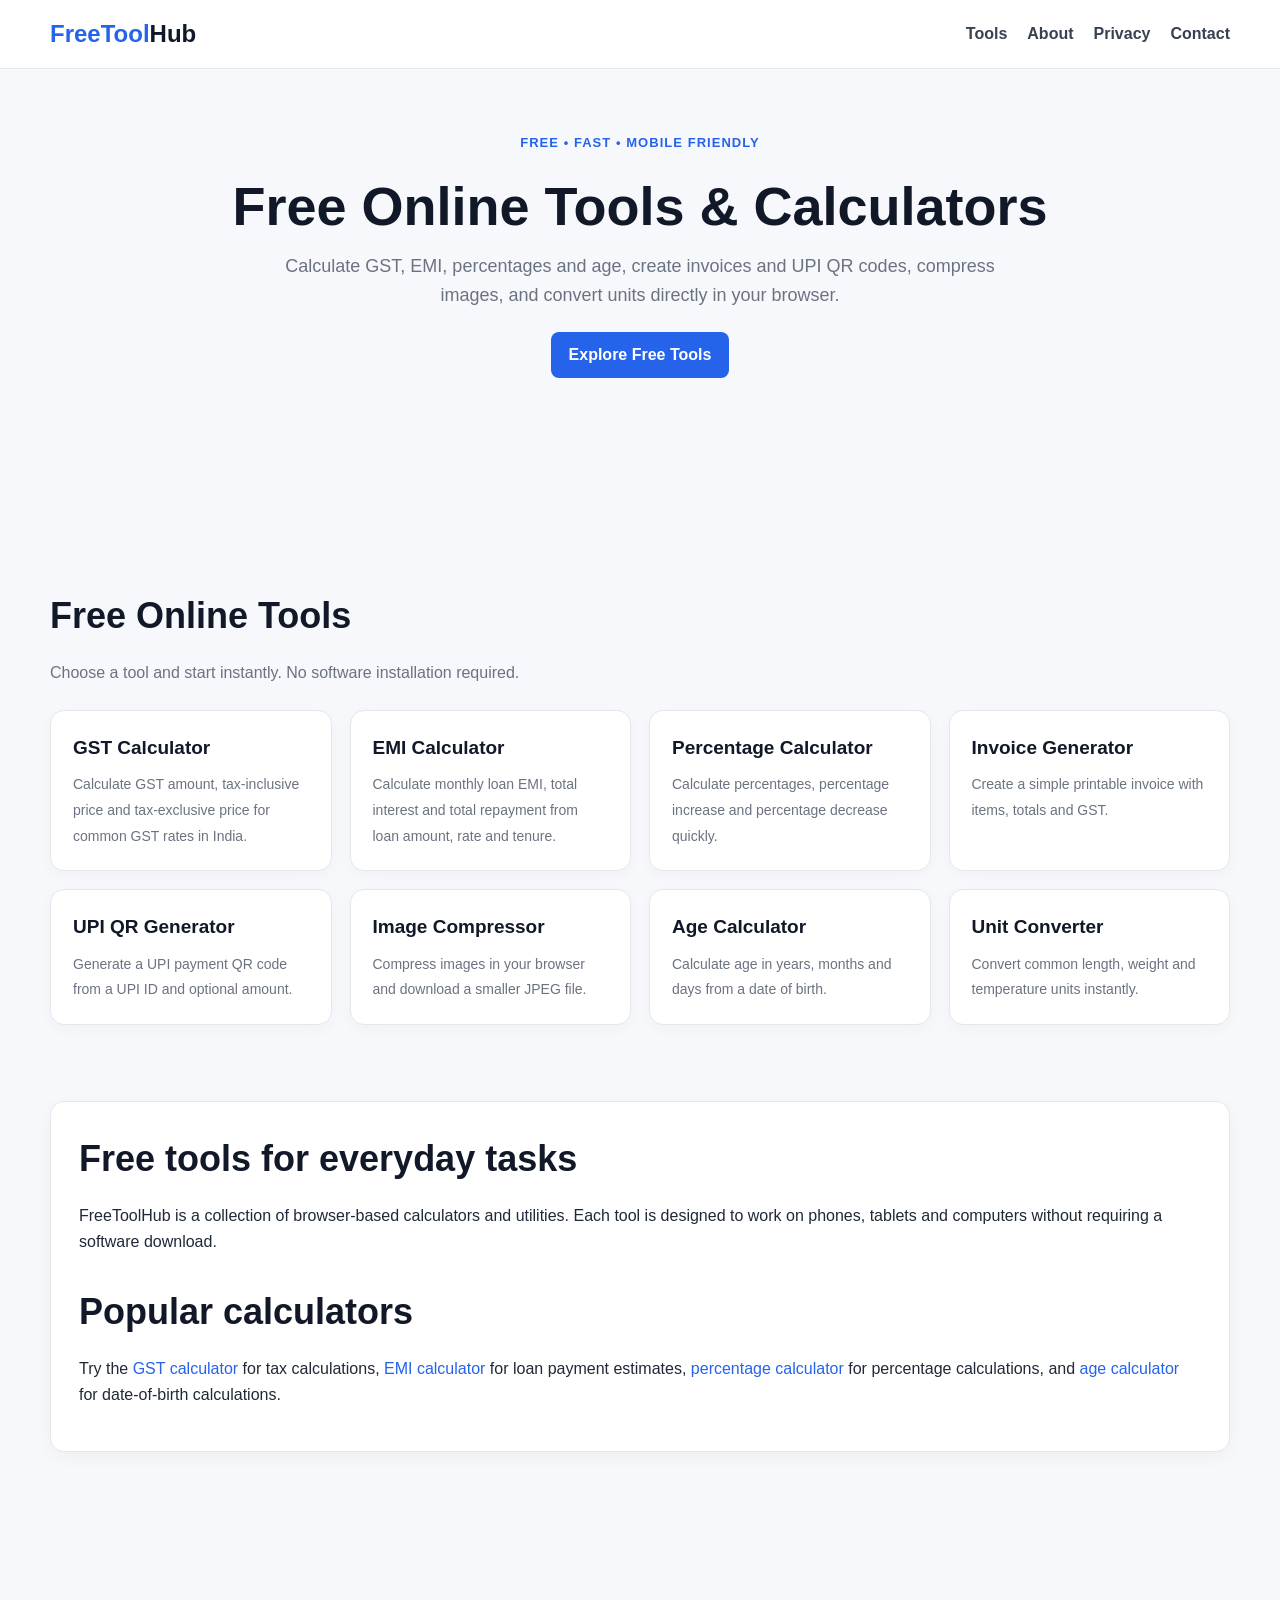
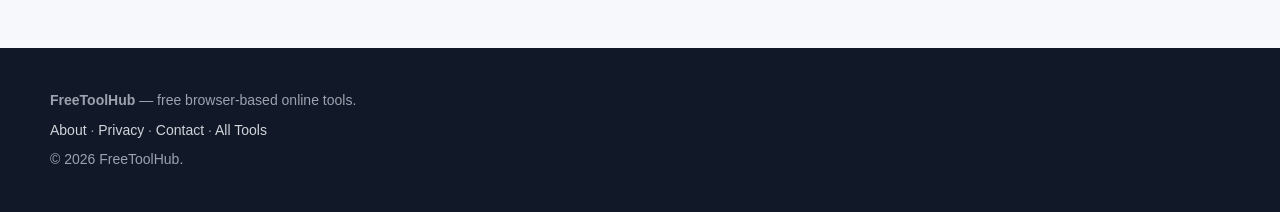
<file: index.html>
<!doctype html><html lang="en-IN"><head><meta charset="utf-8"><meta name="viewport" content="width=device-width,initial-scale=1"><meta name="robots" content="index,follow,max-image-preview:large"><meta name="description" content="Free online tools and calculators: GST, EMI, percentage, age, unit conversion, invoice, UPI QR and image compressor tools. Fast, mobile-friendly and easy to use."><meta name="keywords" content="free online tools,GST calculator,EMI calculator,percentage calculator,age calculator,unit converter,invoice generator,UPI QR generator,image compressor"><link rel="canonical" href="https://sehdevverma.github.io/free-tool-hub/"><meta property="og:type" content="website"><meta property="og:title" content="Free Online Tools & Calculators | FreeToolHub"><meta property="og:description" content="Free GST, EMI, percentage, age, unit conversion, invoice, UPI QR and image compression tools."><meta property="og:url" content="https://sehdevverma.github.io/free-tool-hub/"><meta name="twitter:card" content="summary"><meta name="google-adsense-account" content="ca-pub-5821164202370457"><script async src="https://pagead2.googlesyndication.com/pagead/js/adsbygoogle.js?client=ca-pub-5821164202370457" crossorigin="anonymous"></script><title>Free Online Tools & Calculators | FreeToolHub</title><link rel="stylesheet" href="assets/css/style.css"><script type="application/ld+json">{"@context":"https://schema.org","@type":"WebSite","name":"FreeToolHub","url":"https://sehdevverma.github.io/free-tool-hub/","description":"Free online calculators and browser-based tools."}</script></head><body><header><div class="wrap nav"><a class="logo" href="index.html">FreeTool<span>Hub</span></a><button class="menu-toggle" aria-label="Open menu" onclick="document.querySelector('.nav nav').classList.toggle('open')">☰</button><nav><a href="index.html#tools">Tools</a><a href="about.html">About</a><a href="privacy.html">Privacy</a><a href="contact.html">Contact</a></nav></div></header><main><section class="hero wrap"><p class="eyebrow">FREE • FAST • MOBILE FRIENDLY</p><h1>Free Online Tools & Calculators</h1><p>Calculate GST, EMI, percentages and age, create invoices and UPI QR codes, compress images, and convert units directly in your browser.</p><a class="btn" href="#tools">Explore Free Tools</a></section><div class="ad-slot"><ins class="adsbygoogle" style="display:block" data-ad-client="ca-pub-5821164202370457" data-ad-format="auto" data-full-width-responsive="true"></ins><script>(adsbygoogle=window.adsbygoogle||[]).push({});</script></div><section id="tools" class="wrap section"><h2>Free Online Tools</h2><p class="muted">Choose a tool and start instantly. No software installation required.</p><div class="grid"><a class="card" href="tools/gst-calculator.html"><b>GST Calculator</b><span>Calculate GST amount, tax-inclusive price and tax-exclusive price for common GST rates in India.</span></a><a class="card" href="tools/emi-calculator.html"><b>EMI Calculator</b><span>Calculate monthly loan EMI, total interest and total repayment from loan amount, rate and tenure.</span></a><a class="card" href="tools/percentage-calculator.html"><b>Percentage Calculator</b><span>Calculate percentages, percentage increase and percentage decrease quickly.</span></a><a class="card" href="tools/invoice-generator.html"><b>Invoice Generator</b><span>Create a simple printable invoice with items, totals and GST.</span></a><a class="card" href="tools/upi-qr-generator.html"><b>UPI QR Generator</b><span>Generate a UPI payment QR code from a UPI ID and optional amount.</span></a><a class="card" href="tools/image-compressor.html"><b>Image Compressor</b><span>Compress images in your browser and download a smaller JPEG file.</span></a><a class="card" href="tools/age-calculator.html"><b>Age Calculator</b><span>Calculate age in years, months and days from a date of birth.</span></a><a class="card" href="tools/unit-converter.html"><b>Unit Converter</b><span>Convert common length, weight and temperature units instantly.</span></a></div></section><section class="wrap section"><div class="content-card"><h2>Free tools for everyday tasks</h2><p>FreeToolHub is a collection of browser-based calculators and utilities. Each tool is designed to work on phones, tablets and computers without requiring a software download.</p><h2>Popular calculators</h2><p>Try the <a href="tools/gst-calculator.html">GST calculator</a> for tax calculations, <a href="tools/emi-calculator.html">EMI calculator</a> for loan payment estimates, <a href="tools/percentage-calculator.html">percentage calculator</a> for percentage calculations, and <a href="tools/age-calculator.html">age calculator</a> for date-of-birth calculations.</p></div></section><div class="ad-slot"><ins class="adsbygoogle" style="display:block" data-ad-client="ca-pub-5821164202370457" data-ad-format="auto" data-full-width-responsive="true"></ins><script>(adsbygoogle=window.adsbygoogle||[]).push({});</script></div></main><footer><div class="wrap"><p><strong>FreeToolHub</strong> — free browser-based online tools.</p><p><a href="about.html">About</a> · <a href="privacy.html">Privacy</a> · <a href="contact.html">Contact</a> · <a href="index.html#tools">All Tools</a></p><p>© 2026 FreeToolHub.</p></div></footer></body></html>
</file>
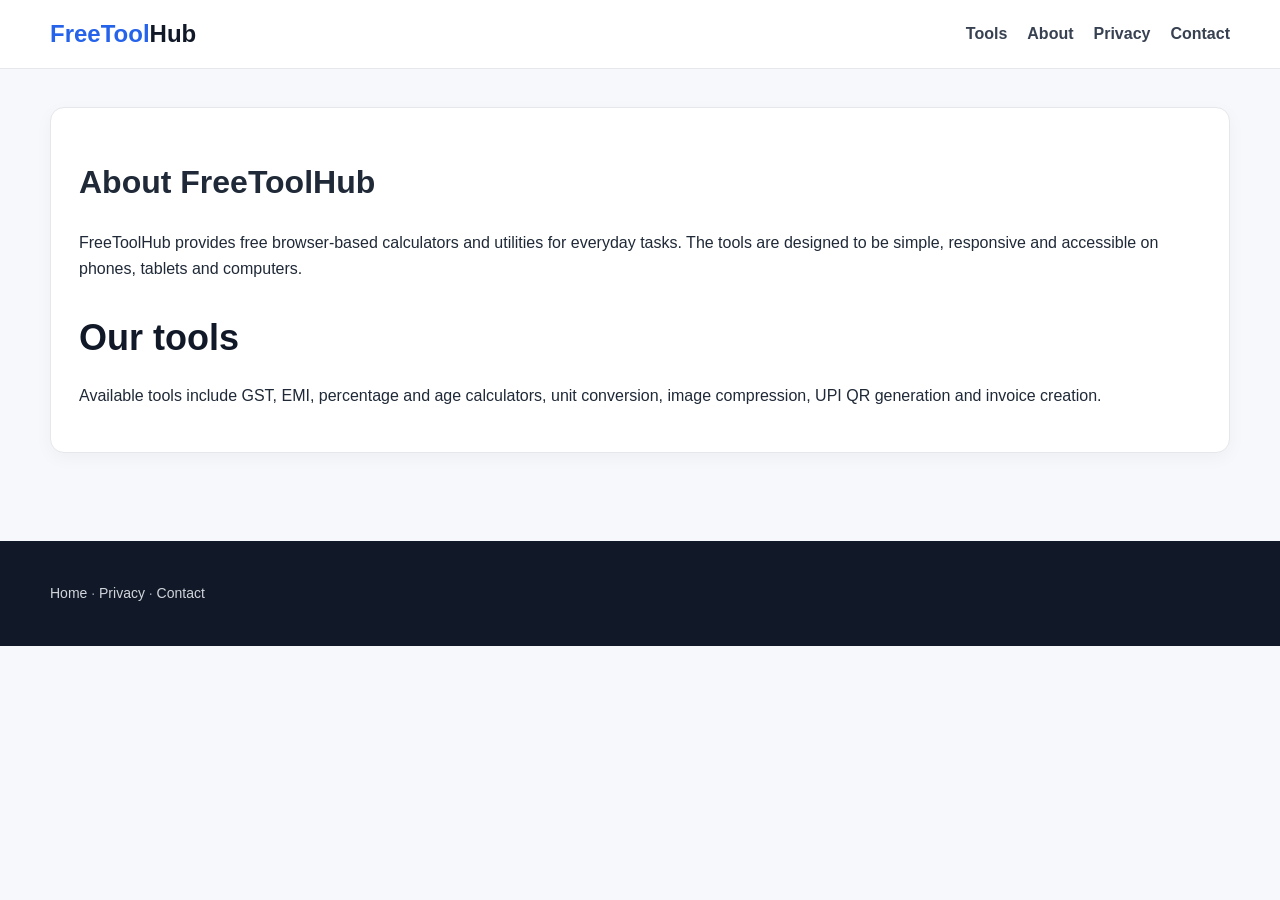
<file: about.html>
<!doctype html><html lang="en-IN"><head><meta charset="utf-8"><meta name="viewport" content="width=device-width,initial-scale=1"><meta name="description" content="Learn about FreeToolHub, a collection of free browser-based calculators and utilities."><link rel="canonical" href="https://sehdevverma.github.io/free-tool-hub/about.html"><meta name="google-adsense-account" content="ca-pub-5821164202370457"><script async src="https://pagead2.googlesyndication.com/pagead/js/adsbygoogle.js?client=ca-pub-5821164202370457" crossorigin="anonymous"></script><title>About FreeToolHub – Free Online Tools</title><link rel="stylesheet" href="assets/css/style.css"></head><body><header><div class="wrap nav"><a class="logo" href="index.html">FreeTool<span>Hub</span></a><button class="menu-toggle" aria-label="Open menu" onclick="document.querySelector('.nav nav').classList.toggle('open')">☰</button><nav><a href="index.html#tools">Tools</a><a href="about.html">About</a><a href="privacy.html">Privacy</a><a href="contact.html">Contact</a></nav></div></header><main class="section"><div class="wrap content-card"><h1>About FreeToolHub</h1><p>FreeToolHub provides free browser-based calculators and utilities for everyday tasks. The tools are designed to be simple, responsive and accessible on phones, tablets and computers.</p><h2>Our tools</h2><p>Available tools include GST, EMI, percentage and age calculators, unit conversion, image compression, UPI QR generation and invoice creation.</p></div></main><footer><div class="wrap"><p><a href="index.html">Home</a> · <a href="privacy.html">Privacy</a> · <a href="contact.html">Contact</a></p></div></footer></body></html>
</file>
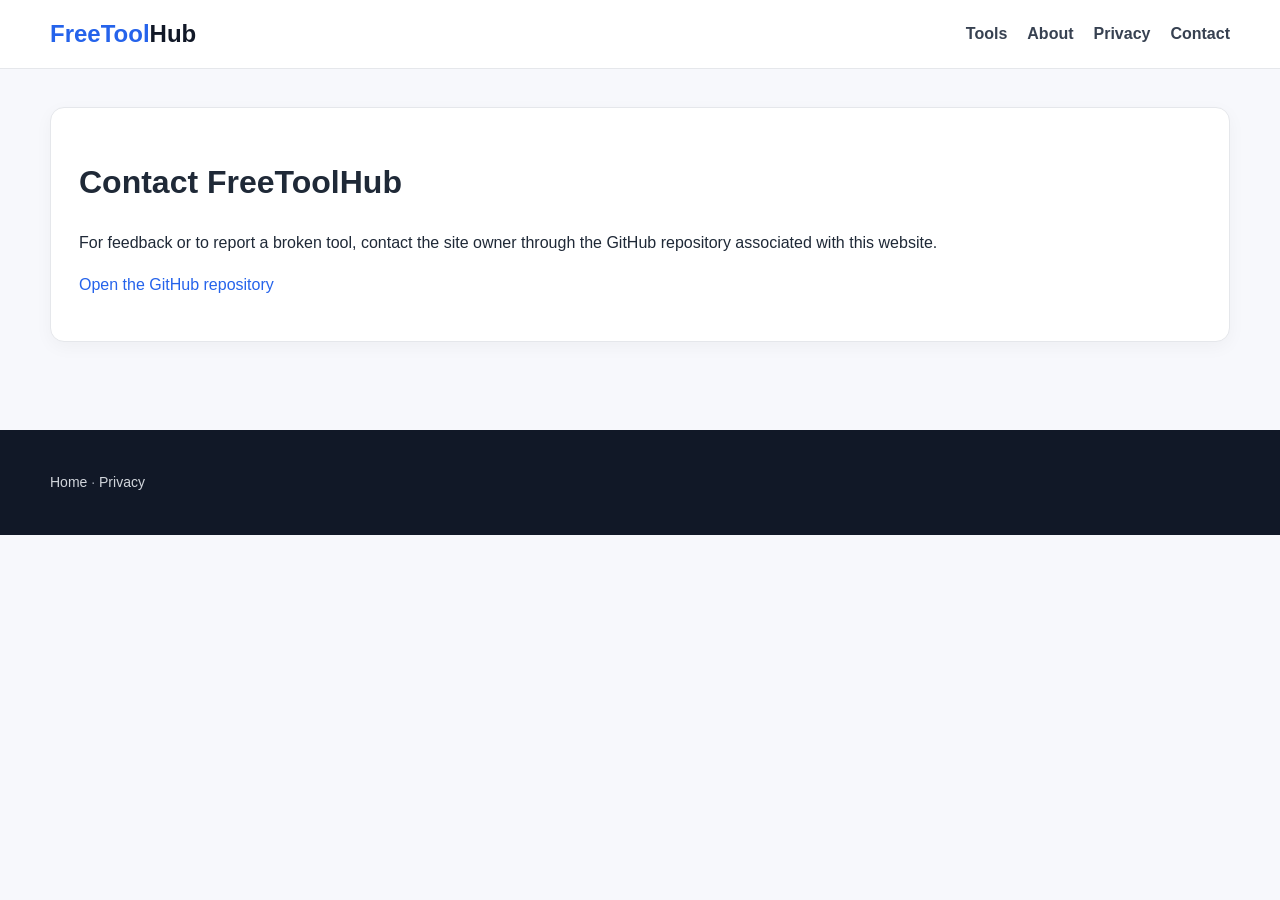
<file: contact.html>
<!doctype html><html lang="en-IN"><head><meta charset="utf-8"><meta name="viewport" content="width=device-width,initial-scale=1"><meta name="description" content="Contact FreeToolHub about website issues, calculator errors and feedback."><link rel="canonical" href="https://sehdevverma.github.io/free-tool-hub/contact.html"><meta name="google-adsense-account" content="ca-pub-5821164202370457"><script async src="https://pagead2.googlesyndication.com/pagead/js/adsbygoogle.js?client=ca-pub-5821164202370457" crossorigin="anonymous"></script><title>Contact FreeToolHub</title><link rel="stylesheet" href="assets/css/style.css"></head><body><header><div class="wrap nav"><a class="logo" href="index.html">FreeTool<span>Hub</span></a><button class="menu-toggle" aria-label="Open menu" onclick="document.querySelector('.nav nav').classList.toggle('open')">☰</button><nav><a href="index.html#tools">Tools</a><a href="about.html">About</a><a href="privacy.html">Privacy</a><a href="contact.html">Contact</a></nav></div></header><main class="section"><div class="wrap content-card"><h1>Contact FreeToolHub</h1><p>For feedback or to report a broken tool, contact the site owner through the GitHub repository associated with this website.</p><p><a href="https://github.com/sehdevverma/free-tool-hub" target="_blank" rel="noopener">Open the GitHub repository</a></p></div></main><footer><div class="wrap"><p><a href="index.html">Home</a> · <a href="privacy.html">Privacy</a></p></div></footer></body></html>
</file>
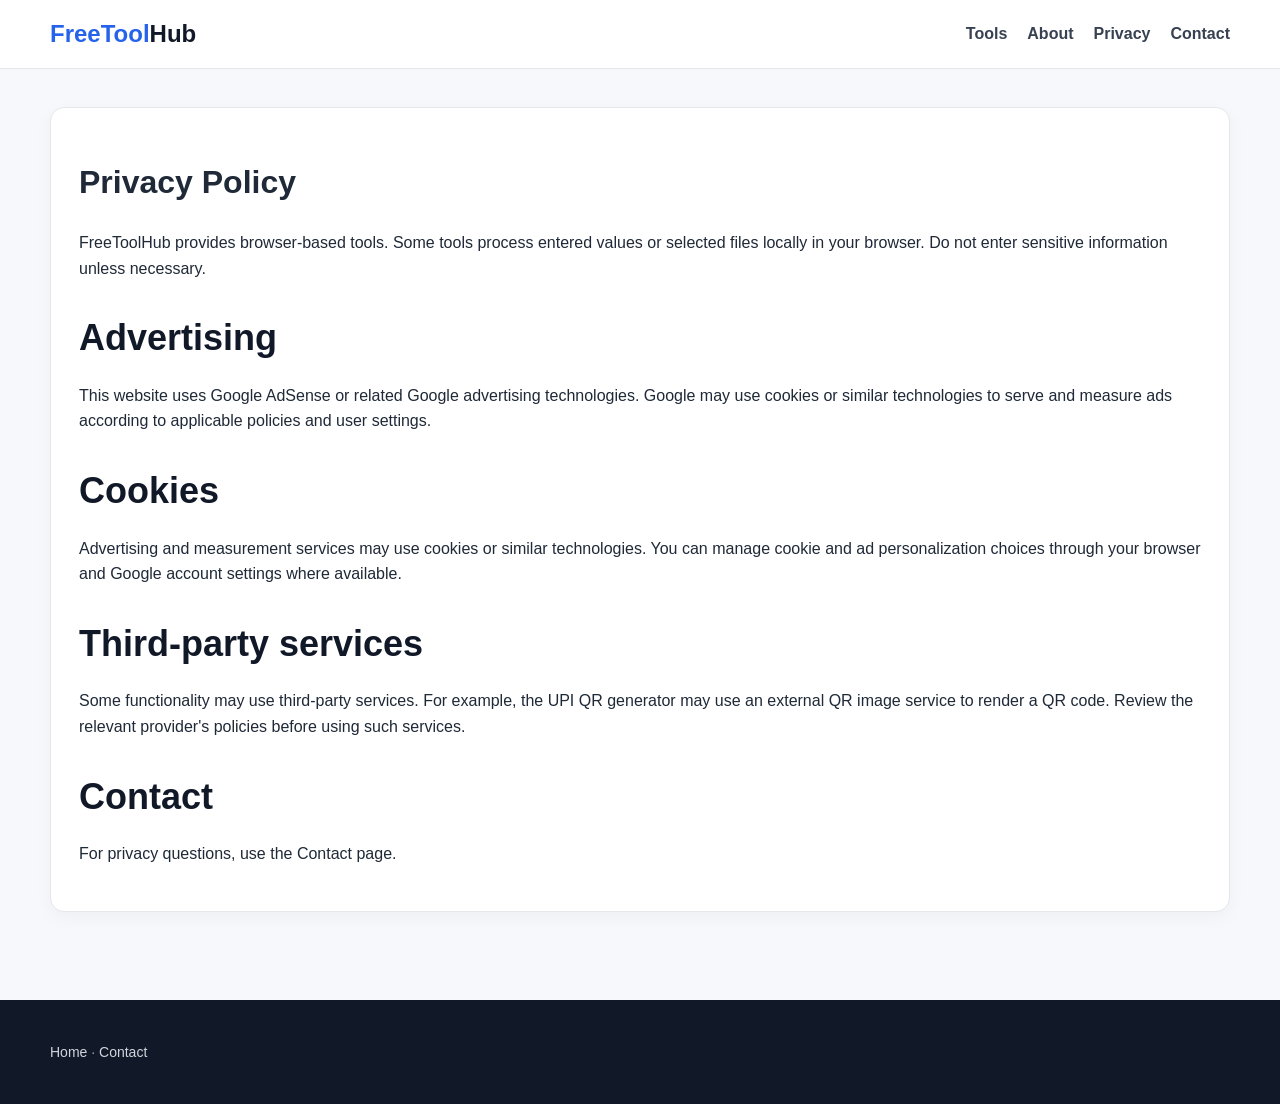
<file: privacy.html>
<!doctype html><html lang="en-IN"><head><meta charset="utf-8"><meta name="viewport" content="width=device-width,initial-scale=1"><meta name="description" content="FreeToolHub privacy policy and information about cookies, advertising and browser-based tools."><link rel="canonical" href="https://sehdevverma.github.io/free-tool-hub/privacy.html"><meta name="google-adsense-account" content="ca-pub-5821164202370457"><script async src="https://pagead2.googlesyndication.com/pagead/js/adsbygoogle.js?client=ca-pub-5821164202370457" crossorigin="anonymous"></script><title>Privacy Policy | FreeToolHub</title><link rel="stylesheet" href="assets/css/style.css"></head><body><header><div class="wrap nav"><a class="logo" href="index.html">FreeTool<span>Hub</span></a><button class="menu-toggle" aria-label="Open menu" onclick="document.querySelector('.nav nav').classList.toggle('open')">☰</button><nav><a href="index.html#tools">Tools</a><a href="about.html">About</a><a href="privacy.html">Privacy</a><a href="contact.html">Contact</a></nav></div></header><main class="section"><div class="wrap content-card"><h1>Privacy Policy</h1><p>FreeToolHub provides browser-based tools. Some tools process entered values or selected files locally in your browser. Do not enter sensitive information unless necessary.</p><h2>Advertising</h2><p>This website uses Google AdSense or related Google advertising technologies. Google may use cookies or similar technologies to serve and measure ads according to applicable policies and user settings.</p><h2>Cookies</h2><p>Advertising and measurement services may use cookies or similar technologies. You can manage cookie and ad personalization choices through your browser and Google account settings where available.</p><h2>Third-party services</h2><p>Some functionality may use third-party services. For example, the UPI QR generator may use an external QR image service to render a QR code. Review the relevant provider's policies before using such services.</p><h2>Contact</h2><p>For privacy questions, use the Contact page.</p></div></main><footer><div class="wrap"><p><a href="index.html">Home</a> · <a href="contact.html">Contact</a></p></div></footer></body></html>
</file>
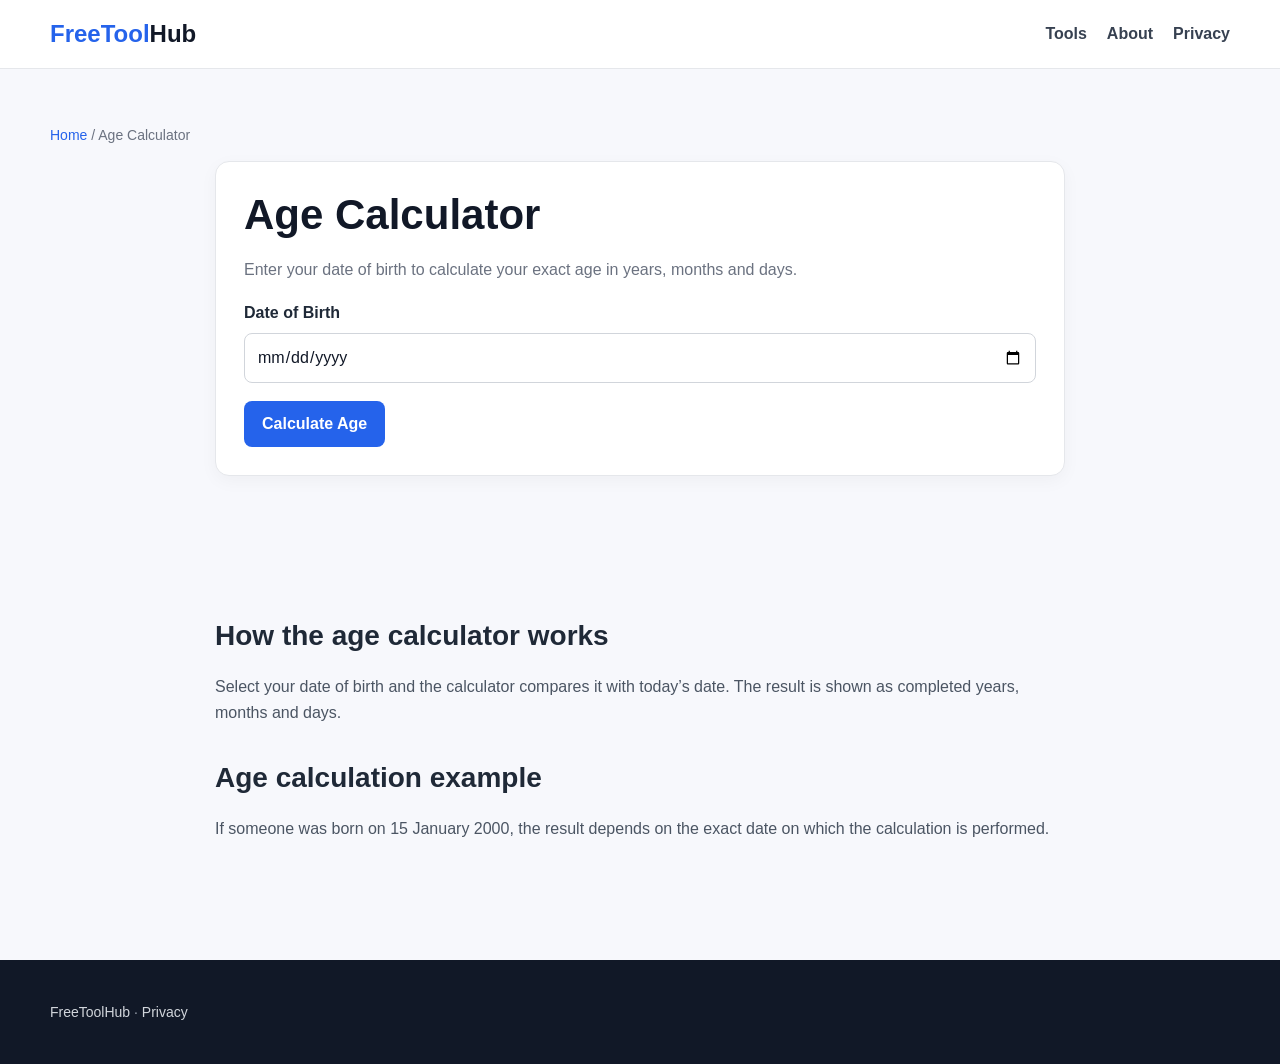
<file: tools/age-calculator.html>
<!doctype html><html lang="en-IN"><head><meta charset="utf-8"><meta name="viewport" content="width=device-width,initial-scale=1"><meta name="description" content="Free Age Calculator. Calculate age in years, months and days from date of birth to today or another date."><meta name="robots" content="index,follow"><link rel="canonical" href="https://sehdevverma.github.io/free-tool-hub/tools/age-calculator.html"><meta name="google-adsense-account" content="ca-pub-5821164202370457"><script async src="https://pagead2.googlesyndication.com/pagead/js/adsbygoogle.js?client=ca-pub-5821164202370457" crossorigin="anonymous"></script><title>Age Calculator – Calculate Age from Date of Birth | FreeToolHub</title><link rel="stylesheet" href="../assets/css/style.css"></head><body><header><div class="wrap nav"><a class="logo" href="../index.html">FreeTool<span>Hub</span></a><button class="menu-toggle" aria-label="Open menu" onclick="document.querySelector('.nav nav').classList.toggle('open')">☰</button><nav><a href="../index.html#tools">Tools</a><a href="../about.html">About</a><a href="../privacy.html">Privacy</a></nav></div></header><main class="tool-page"><div class="wrap"><div class="breadcrumb"><a href="../index.html">Home</a> / Age Calculator</div><div class="tool-wrapper"><div class="tool-box"><h1>Age Calculator</h1><p>Enter your date of birth to calculate your exact age in years, months and days.</p><div class="form-group"><label for="dob">Date of Birth</label><input id="dob" type="date"></div><button class="btn" onclick="calcAge()">Calculate Age</button><div id="out" class="result" hidden></div></div><div class="ad-slot"><ins class="adsbygoogle" style="display:block" data-ad-client="ca-pub-5821164202370457" data-ad-format="auto" data-full-width-responsive="true"></ins><script>(adsbygoogle=window.adsbygoogle||[]).push({});</script></div><div class="content"><h2>How the age calculator works</h2><p>Select your date of birth and the calculator compares it with today’s date. The result is shown as completed years, months and days.</p><h2>Age calculation example</h2><p>If someone was born on 15 January 2000, the result depends on the exact date on which the calculation is performed.</p></div></div></div></main><footer><div class="wrap"><p><a href="../index.html">FreeToolHub</a> · <a href="../privacy.html">Privacy</a></p></div></footer><script>function calcAge(){let s=document.getElementById('dob').value;if(!s)return;let b=new Date(s+'T00:00:00'),t=new Date();t.setHours(0,0,0,0);if(b>t){alert('Date of birth cannot be in the future.');return}let y=t.getFullYear()-b.getFullYear(),m=t.getMonth()-b.getMonth(),d=t.getDate()-b.getDate();if(d<0){m--;d+=new Date(t.getFullYear(),t.getMonth(),0).getDate()}if(m<0){y--;m+=12}let o=document.getElementById('out');o.hidden=false;o.innerHTML='<strong>Age: '+y+' years, '+m+' months, '+d+' days</strong>'}</script></body></html>
</file>
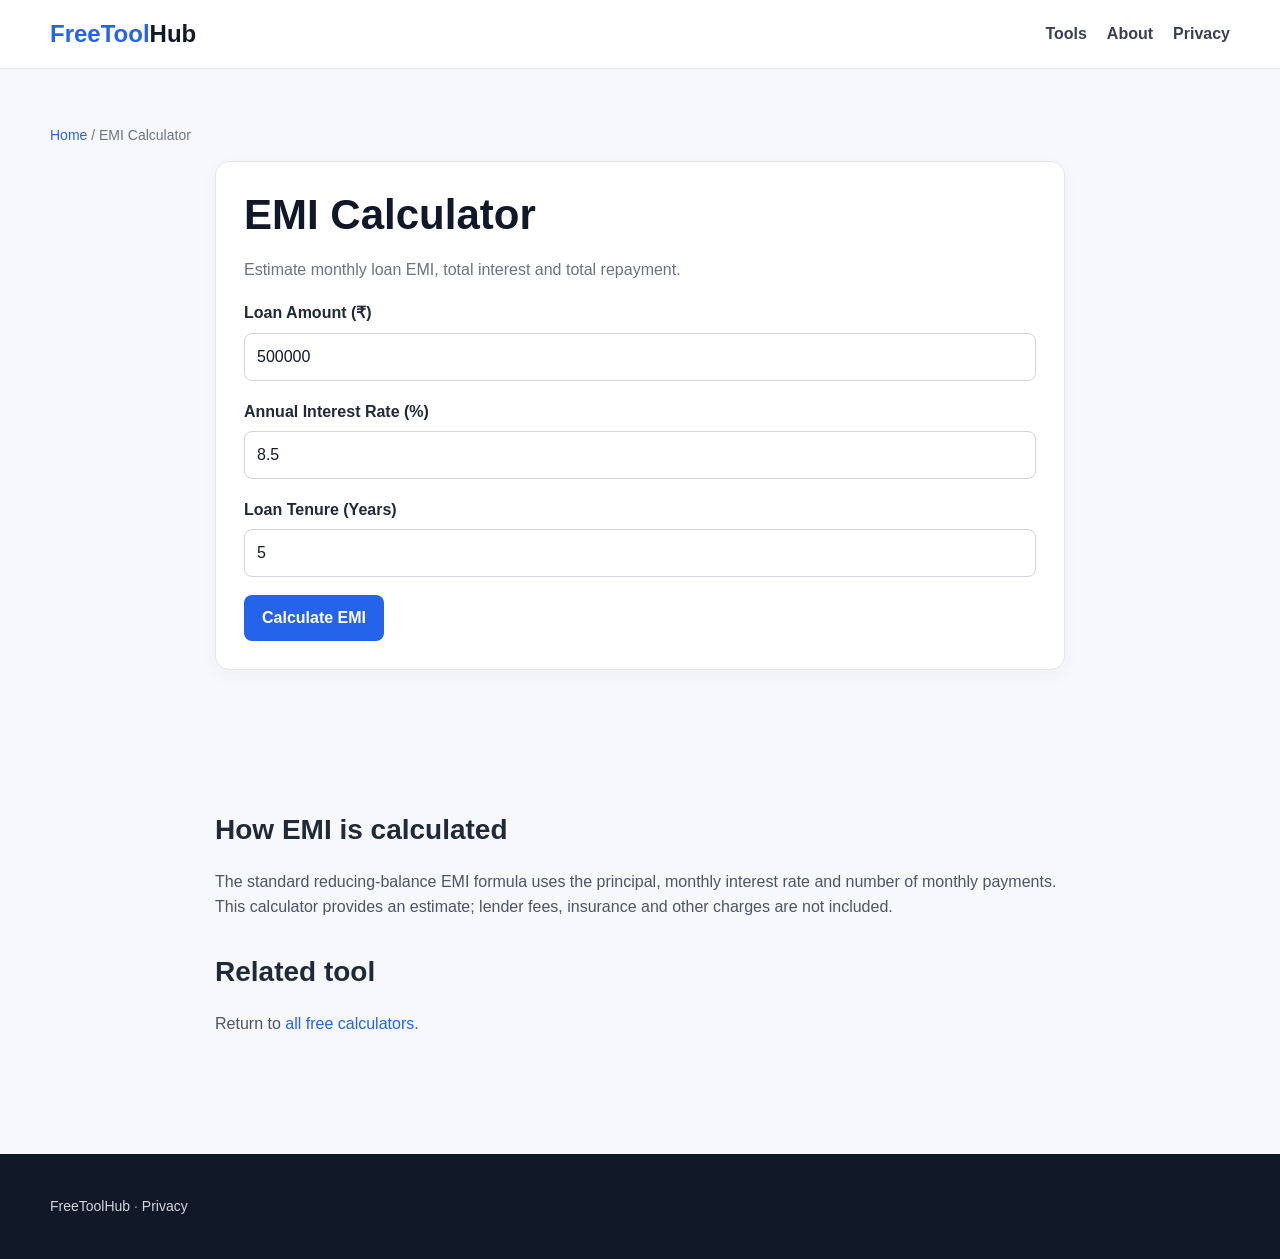
<file: tools/emi-calculator.html>
<!doctype html><html lang="en-IN"><head><meta charset="utf-8"><meta name="viewport" content="width=device-width,initial-scale=1"><meta name="description" content="Free EMI Calculator. Calculate monthly loan EMI, total interest and total repayment from principal, annual interest rate and tenure."><meta name="robots" content="index,follow"><link rel="canonical" href="https://sehdevverma.github.io/free-tool-hub/tools/emi-calculator.html"><meta name="google-adsense-account" content="ca-pub-5821164202370457"><script async src="https://pagead2.googlesyndication.com/pagead/js/adsbygoogle.js?client=ca-pub-5821164202370457" crossorigin="anonymous"></script><title>EMI Calculator – Monthly Loan EMI Calculator | FreeToolHub</title><link rel="stylesheet" href="../assets/css/style.css"></head><body><header><div class="wrap nav"><a class="logo" href="../index.html">FreeTool<span>Hub</span></a><button class="menu-toggle" aria-label="Open menu" onclick="document.querySelector('.nav nav').classList.toggle('open')">☰</button><nav><a href="../index.html#tools">Tools</a><a href="../about.html">About</a><a href="../privacy.html">Privacy</a></nav></div></header><main class="tool-page"><div class="wrap"><div class="breadcrumb"><a href="../index.html">Home</a> / EMI Calculator</div><div class="tool-wrapper"><div class="tool-box"><h1>EMI Calculator</h1><p>Estimate monthly loan EMI, total interest and total repayment.</p><div class="form-group"><label>Loan Amount (₹)</label><input id="p" type="number" min="0" value="500000"></div><div class="form-group"><label>Annual Interest Rate (%)</label><input id="r" type="number" min="0" step="0.01" value="8.5"></div><div class="form-group"><label>Loan Tenure (Years)</label><input id="y" type="number" min="1" value="5"></div><button class="btn" onclick="calc()">Calculate EMI</button><div id="out" class="result" hidden></div></div><div class="ad-slot"><ins class="adsbygoogle" style="display:block" data-ad-client="ca-pub-5821164202370457" data-ad-format="auto" data-full-width-responsive="true"></ins><script>(adsbygoogle=window.adsbygoogle||[]).push({});</script></div><div class="content"><h2>How EMI is calculated</h2><p>The standard reducing-balance EMI formula uses the principal, monthly interest rate and number of monthly payments. This calculator provides an estimate; lender fees, insurance and other charges are not included.</p><h2>Related tool</h2><p>Return to <a href="../index.html#tools">all free calculators</a>.</p></div></div></div></main><footer><div class="wrap"><p><a href="../index.html">FreeToolHub</a> · <a href="../privacy.html">Privacy</a></p></div></footer><script>function calc(){let p=+document.getElementById('p').value,ar=+document.getElementById('r').value,n=+document.getElementById('y').value*12;if(!(p>0)||!(n>0)||ar<0)return;let m=ar/1200,emi=m? p*m*Math.pow(1+m,n)/(Math.pow(1+m,n)-1):p/n,total=emi*n,interest=total-p;let o=document.getElementById('out');o.hidden=false;o.innerHTML='<strong>Monthly EMI: ₹'+emi.toFixed(2)+'</strong><br>Total interest: ₹'+interest.toFixed(2)+'<br>Total repayment: ₹'+total.toFixed(2)}</script></body></html>
</file>
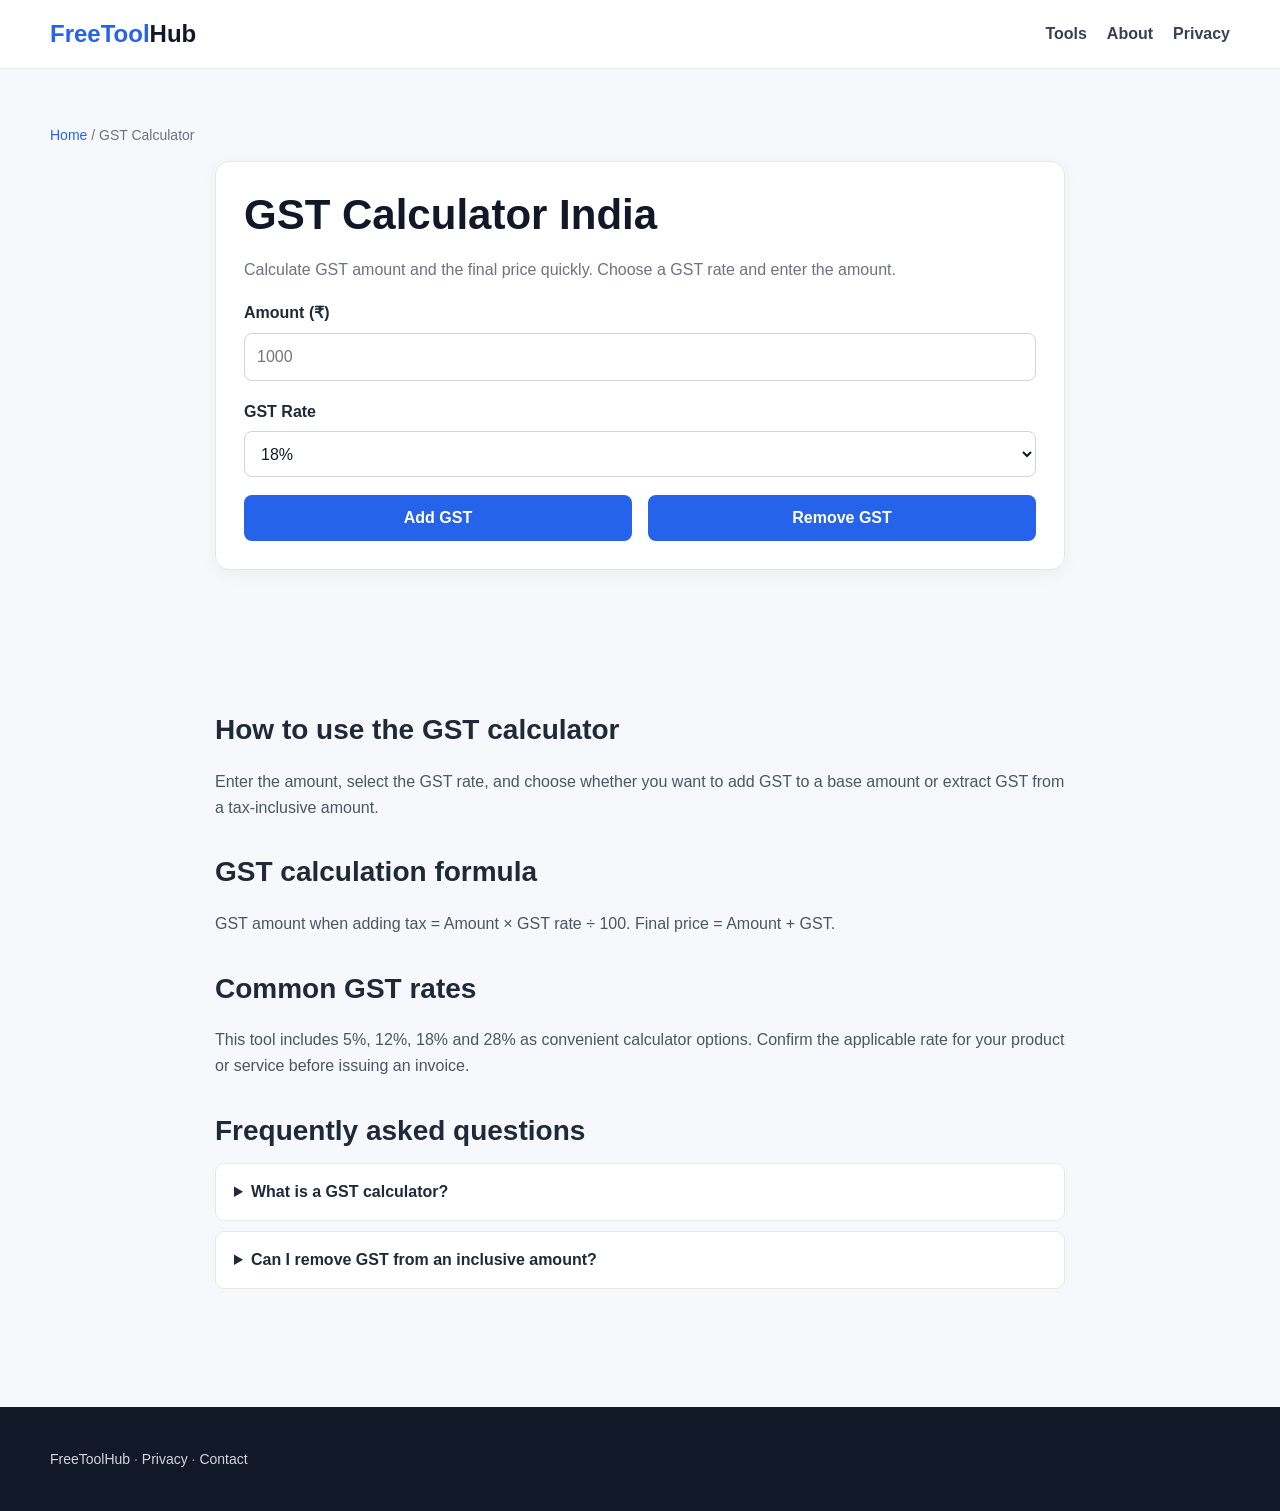
<file: tools/gst-calculator.html>
<!doctype html><html lang="en-IN"><head><meta charset="utf-8"><meta name="viewport" content="width=device-width,initial-scale=1"><meta name="robots" content="index,follow"><meta name="description" content="Free GST Calculator India. Calculate GST amount, GST-inclusive price and GST-exclusive price using common GST rates such as 5%, 12%, 18% and 28%."><link rel="canonical" href="https://sehdevverma.github.io/free-tool-hub/tools/gst-calculator.html"><meta name="google-adsense-account" content="ca-pub-5821164202370457"><script async src="https://pagead2.googlesyndication.com/pagead/js/adsbygoogle.js?client=ca-pub-5821164202370457" crossorigin="anonymous"></script><title>GST Calculator India – Calculate GST Online | FreeToolHub</title><link rel="stylesheet" href="../assets/css/style.css"><script type="application/ld+json">{"@context":"https://schema.org","@type":"WebPage","name":"GST Calculator India","url":"https://sehdevverma.github.io/free-tool-hub/tools/gst-calculator.html"}</script></head><body><header><div class="wrap nav"><a class="logo" href="../index.html">FreeTool<span>Hub</span></a><button class="menu-toggle" aria-label="Open menu" onclick="document.querySelector('.nav nav').classList.toggle('open')">☰</button><nav><a href="../index.html#tools">Tools</a><a href="../about.html">About</a><a href="../privacy.html">Privacy</a></nav></div></header><main class="tool-page"><div class="wrap"><div class="breadcrumb"><a href="../index.html">Home</a> / GST Calculator</div><div class="tool-wrapper"><div class="tool-box"><h1>GST Calculator India</h1><p>Calculate GST amount and the final price quickly. Choose a GST rate and enter the amount.</p><div class="form-group"><label for="amount">Amount (₹)</label><input id="amount" type="number" min="0" step="0.01" placeholder="1000"></div><div class="form-group"><label for="rate">GST Rate</label><select id="rate"><option value="5">5%</option><option value="12">12%</option><option value="18" selected>18%</option><option value="28">28%</option></select></div><div class="form-row"><button class="btn" onclick="addGST()">Add GST</button><button class="btn" onclick="removeGST()">Remove GST</button></div><div id="result" class="result" hidden></div></div><div class="ad-slot"><ins class="adsbygoogle" style="display:block" data-ad-client="ca-pub-5821164202370457" data-ad-format="auto" data-full-width-responsive="true"></ins><script>(adsbygoogle=window.adsbygoogle||[]).push({});</script></div><div class="content"><h2>How to use the GST calculator</h2><p>Enter the amount, select the GST rate, and choose whether you want to add GST to a base amount or extract GST from a tax-inclusive amount.</p><h2>GST calculation formula</h2><p>GST amount when adding tax = Amount × GST rate ÷ 100. Final price = Amount + GST.</p><h2>Common GST rates</h2><p>This tool includes 5%, 12%, 18% and 28% as convenient calculator options. Confirm the applicable rate for your product or service before issuing an invoice.</p><h2>Frequently asked questions</h2><details class="faq-item"><summary>What is a GST calculator?</summary><p>A GST calculator estimates the tax amount and total price from an entered amount and GST rate.</p></details><details class="faq-item"><summary>Can I remove GST from an inclusive amount?</summary><p>Yes. Use the Remove GST option to calculate the pre-GST amount and GST component.</p></details></div></div></div></main><footer><div class="wrap"><p><a href="../index.html">FreeToolHub</a> · <a href="../privacy.html">Privacy</a> · <a href="../contact.html">Contact</a></p></div></footer><script>function money(n){return '₹'+Number(n).toFixed(2)}function addGST(){let a=+document.getElementById('amount').value,r=+document.getElementById('rate').value;if(!(a>=0)){return show('Enter a valid amount.')}let g=a*r/100;show('<strong>GST: '+money(g)+'</strong><br>Final amount: '+money(a+g))}function removeGST(){let a=+document.getElementById('amount').value,r=+document.getElementById('rate').value;if(!(a>=0)){return show('Enter a valid amount.')}let base=a/(1+r/100),g=a-base;show('<strong>Base amount: '+money(base)+'</strong><br>GST included: '+money(g))}function show(x){let e=document.getElementById('result');e.hidden=false;e.innerHTML=x}</script></body></html>
</file>
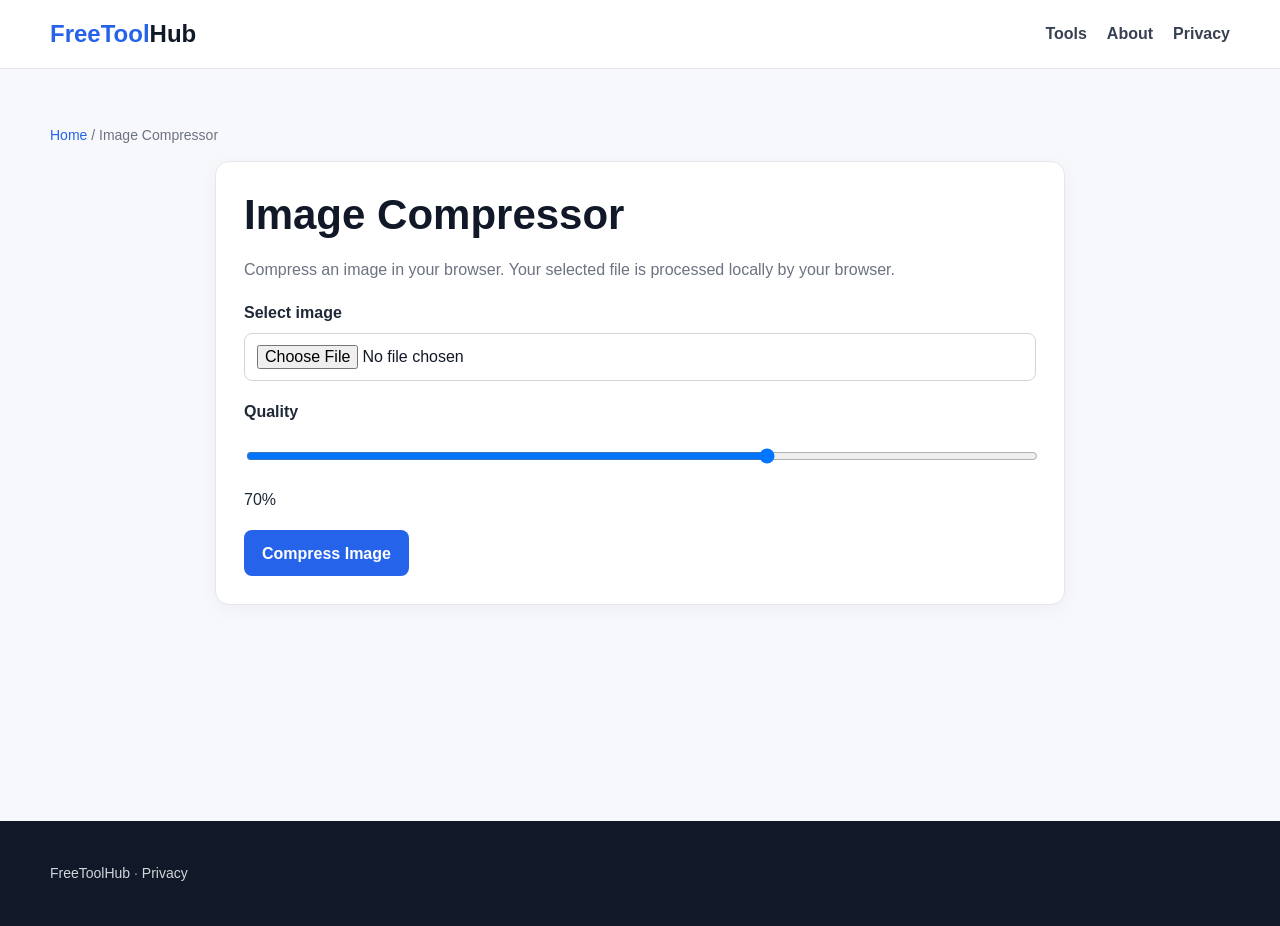
<file: tools/image-compressor.html>
<!doctype html><html lang="en-IN"><head><meta charset="utf-8"><meta name="viewport" content="width=device-width,initial-scale=1"><meta name="description" content="Free Image Compressor. Compress JPG, PNG and other browser-supported images locally and download a smaller JPEG file."><meta name="robots" content="index,follow"><link rel="canonical" href="https://sehdevverma.github.io/free-tool-hub/tools/image-compressor.html"><meta name="google-adsense-account" content="ca-pub-5821164202370457"><script async src="https://pagead2.googlesyndication.com/pagead/js/adsbygoogle.js?client=ca-pub-5821164202370457" crossorigin="anonymous"></script><title>Image Compressor Online – Compress Images Free | FreeToolHub</title><link rel="stylesheet" href="../assets/css/style.css"></head><body><header><div class="wrap nav"><a class="logo" href="../index.html">FreeTool<span>Hub</span></a><button class="menu-toggle" aria-label="Open menu" onclick="document.querySelector('.nav nav').classList.toggle('open')">☰</button><nav><a href="../index.html#tools">Tools</a><a href="../about.html">About</a><a href="../privacy.html">Privacy</a></nav></div></header><main class="tool-page"><div class="wrap"><div class="breadcrumb"><a href="../index.html">Home</a> / Image Compressor</div><div class="tool-wrapper"><div class="tool-box"><h1>Image Compressor</h1><p>Compress an image in your browser. Your selected file is processed locally by your browser.</p><div class="form-group"><label>Select image</label><input id="file" type="file" accept="image/*"></div><div class="form-group"><label>Quality</label><input id="q" type="range" min="0.2" max="0.95" step="0.05" value="0.7"><span id="qv">70%</span></div><button class="btn" onclick="compress()">Compress Image</button><div id="out" class="result" hidden></div></div><div class="ad-slot"><ins class="adsbygoogle" style="display:block" data-ad-client="ca-pub-5821164202370457" data-ad-format="auto" data-full-width-responsive="true"></ins><script>(adsbygoogle=window.adsbygoogle||[]).push({});</script></div></div></div></main><footer><div class="wrap"><p><a href="../index.html">FreeToolHub</a> · <a href="../privacy.html">Privacy</a></p></div></footer><script>const q=document.getElementById('q');q.oninput=()=>document.getElementById('qv').textContent=Math.round(q.value*100)+'%';function compress(){let f=document.getElementById('file').files[0];if(!f)return alert('Select an image first.');let im=new Image(),r=new FileReader();r.onload=e=>{im.onload=()=>{let c=document.createElement('canvas'),max=1800,s=Math.min(1,max/im.width,max/im.height);c.width=Math.round(im.width*s);c.height=Math.round(im.height*s);c.getContext('2d').drawImage(im,0,0,c.width,c.height);c.toBlob(b=>{let u=URL.createObjectURL(b),o=document.getElementById('out');o.hidden=false;o.innerHTML='Original: '+(f.size/1024).toFixed(1)+' KB<br>Compressed: '+(b.size/1024).toFixed(1)+' KB<br><br><a class="btn" download="compressed-image.jpg" href="'+u+'">Download Compressed Image</a>'},'image/jpeg',+q.value)},im.src=e.target.result};r.readAsDataURL(f)}</script></body></html>
</file>
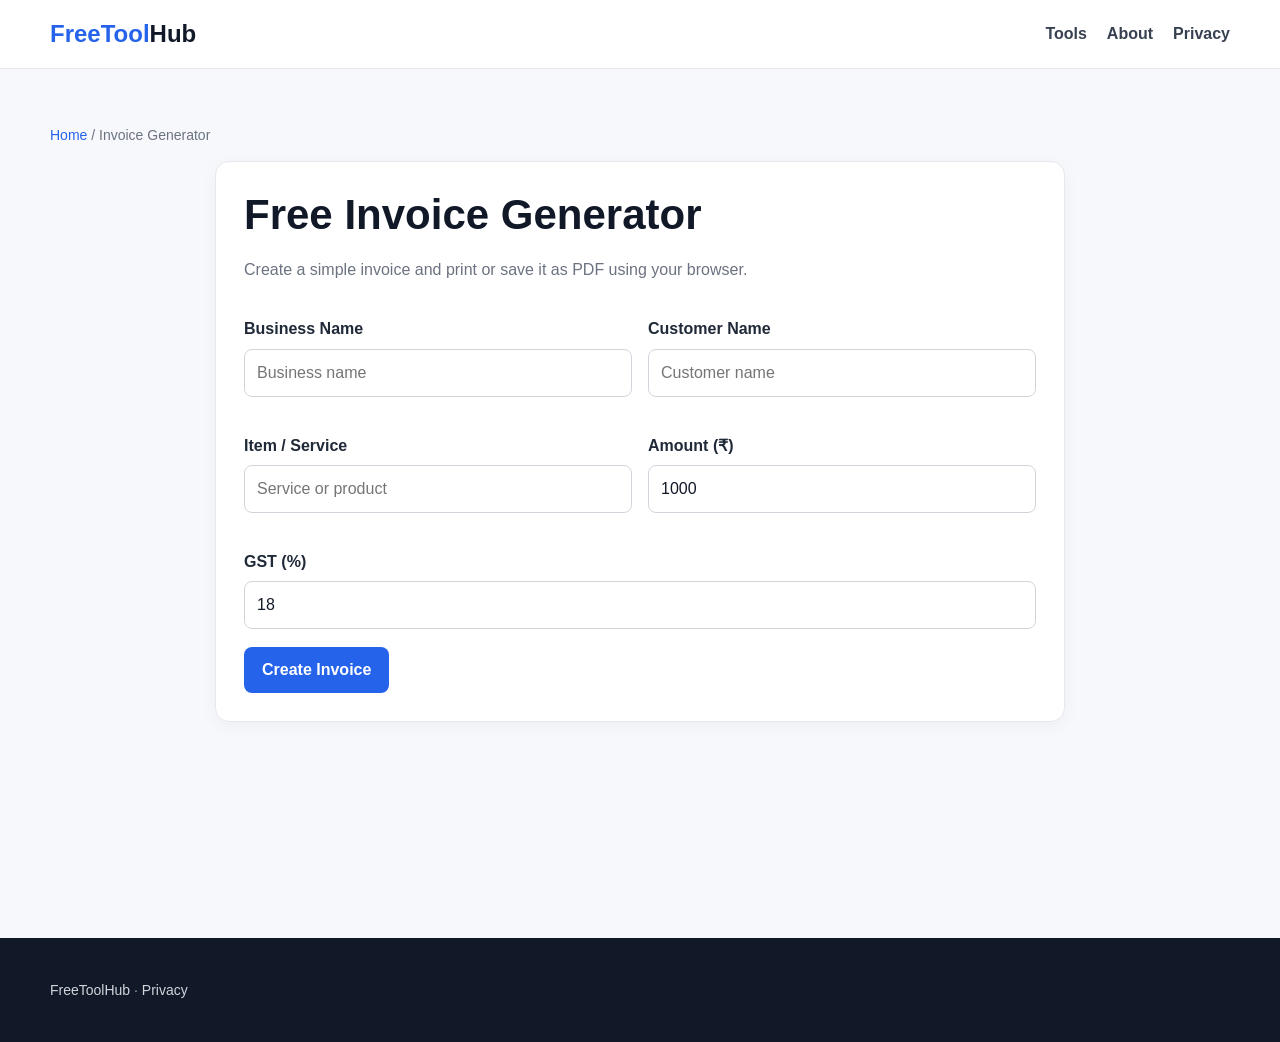
<file: tools/invoice-generator.html>
<!doctype html><html lang="en-IN"><head><meta charset="utf-8"><meta name="viewport" content="width=device-width,initial-scale=1"><meta name="description" content="Free Invoice Generator. Create a simple printable invoice online with business, customer, item, amount and GST details."><meta name="robots" content="index,follow"><link rel="canonical" href="https://sehdevverma.github.io/free-tool-hub/tools/invoice-generator.html"><meta name="google-adsense-account" content="ca-pub-5821164202370457"><script async src="https://pagead2.googlesyndication.com/pagead/js/adsbygoogle.js?client=ca-pub-5821164202370457" crossorigin="anonymous"></script><title>Free Invoice Generator – Create Printable Invoice | FreeToolHub</title><link rel="stylesheet" href="../assets/css/style.css"></head><body><header><div class="wrap nav"><a class="logo" href="../index.html">FreeTool<span>Hub</span></a><button class="menu-toggle" aria-label="Open menu" onclick="document.querySelector('.nav nav').classList.toggle('open')">☰</button><nav><a href="../index.html#tools">Tools</a><a href="../about.html">About</a><a href="../privacy.html">Privacy</a></nav></div></header><main class="tool-page"><div class="wrap"><div class="breadcrumb"><a href="../index.html">Home</a> / Invoice Generator</div><div class="tool-wrapper"><div class="tool-box"><h1>Free Invoice Generator</h1><p>Create a simple invoice and print or save it as PDF using your browser.</p><div class="form-row"><div class="form-group"><label>Business Name</label><input id="biz" placeholder="Business name"></div><div class="form-group"><label>Customer Name</label><input id="cust" placeholder="Customer name"></div></div><div class="form-row"><div class="form-group"><label>Item / Service</label><input id="item" placeholder="Service or product"></div><div class="form-group"><label>Amount (₹)</label><input id="amt" type="number" min="0" value="1000"></div></div><div class="form-group"><label>GST (%)</label><input id="gst" type="number" min="0" value="18"></div><button class="btn" onclick="makeInvoice()">Create Invoice</button><div id="out" class="result" hidden></div></div><div class="ad-slot"><ins class="adsbygoogle" style="display:block" data-ad-client="ca-pub-5821164202370457" data-ad-format="auto" data-full-width-responsive="true"></ins><script>(adsbygoogle=window.adsbygoogle||[]).push({});</script></div></div></div></main><footer><div class="wrap"><p><a href="../index.html">FreeToolHub</a> · <a href="../privacy.html">Privacy</a></p></div></footer><script>function makeInvoice(){let b=document.getElementById('biz').value,c=document.getElementById('cust').value,i=document.getElementById('item').value,a=+document.getElementById('amt').value,g=+document.getElementById('gst').value,t=a+a*g/100,o=document.getElementById('out');o.hidden=false;o.innerHTML='<div id="invoice"><h2>'+ (b||'Invoice') +'</h2><p>Customer: '+(c||'—')+'</p><p>Item: '+(i||'—')+'</p><p>Subtotal: ₹'+a.toFixed(2)+'</p><p>GST ('+g+'%): ₹'+(a*g/100).toFixed(2)+'</p><strong>Total: ₹'+t.toFixed(2)+'</strong></div><br><button class="btn" onclick="print()">Print / Save PDF</button>'}</script></body></html>
</file>
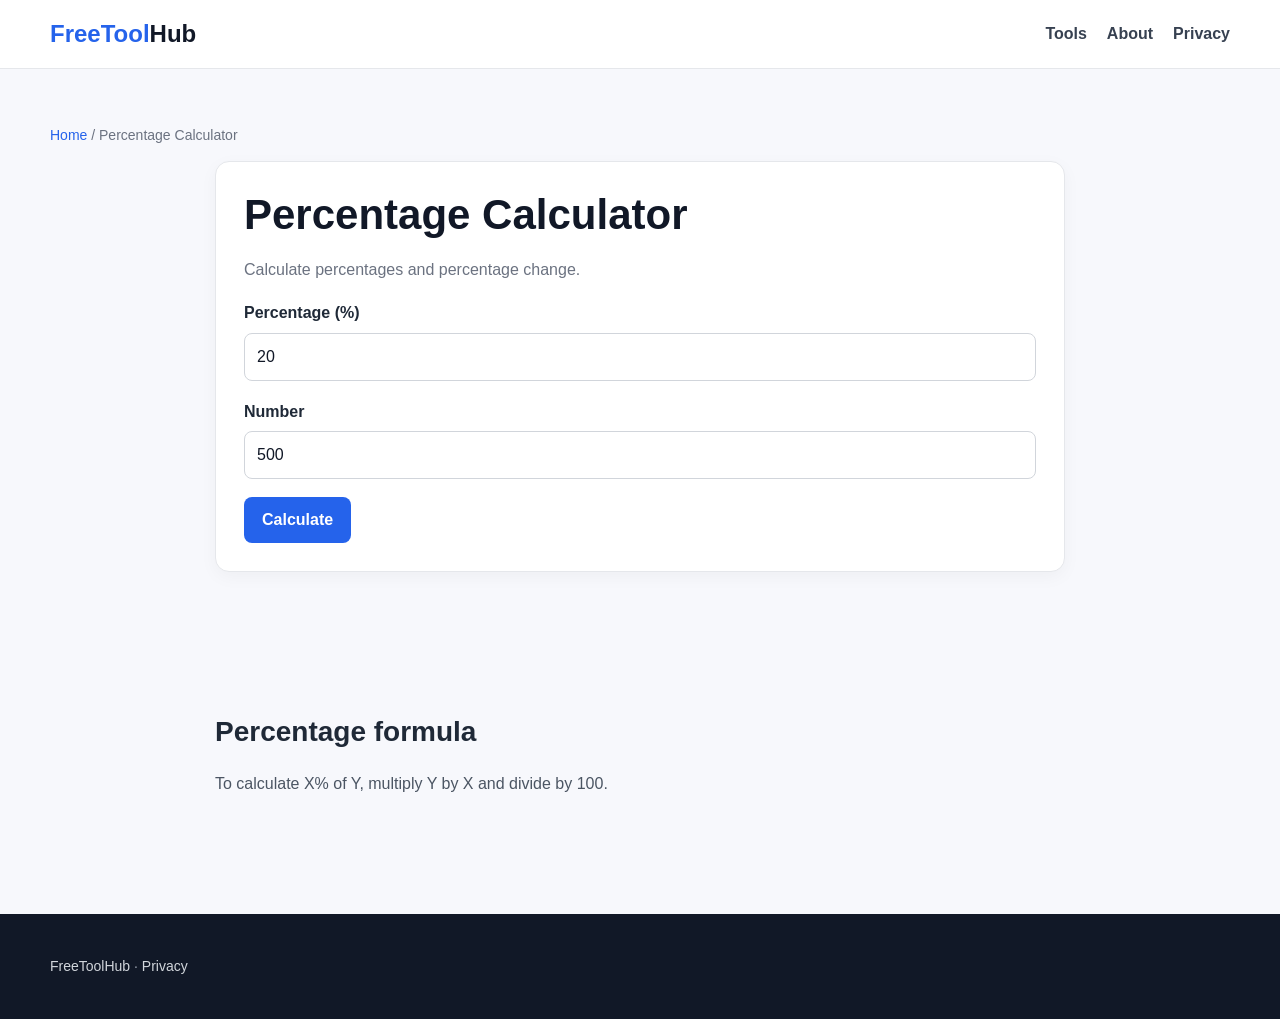
<file: tools/percentage-calculator.html>
<!doctype html><html lang="en-IN"><head><meta charset="utf-8"><meta name="viewport" content="width=device-width,initial-scale=1"><meta name="description" content="Free Percentage Calculator. Calculate what percentage a number is of another number, plus percentage increase and decrease."><meta name="robots" content="index,follow"><link rel="canonical" href="https://sehdevverma.github.io/free-tool-hub/tools/percentage-calculator.html"><meta name="google-adsense-account" content="ca-pub-5821164202370457"><script async src="https://pagead2.googlesyndication.com/pagead/js/adsbygoogle.js?client=ca-pub-5821164202370457" crossorigin="anonymous"></script><title>Percentage Calculator – Increase, Decrease & More | FreeToolHub</title><link rel="stylesheet" href="../assets/css/style.css"></head><body><header><div class="wrap nav"><a class="logo" href="../index.html">FreeTool<span>Hub</span></a><button class="menu-toggle" aria-label="Open menu" onclick="document.querySelector('.nav nav').classList.toggle('open')">☰</button><nav><a href="../index.html#tools">Tools</a><a href="../about.html">About</a><a href="../privacy.html">Privacy</a></nav></div></header><main class="tool-page"><div class="wrap"><div class="breadcrumb"><a href="../index.html">Home</a> / Percentage Calculator</div><div class="tool-wrapper"><div class="tool-box"><h1>Percentage Calculator</h1><p>Calculate percentages and percentage change.</p><div class="form-group"><label>Percentage (%)</label><input id="p" type="number" step="0.01" value="20"></div><div class="form-group"><label>Number</label><input id="n" type="number" step="0.01" value="500"></div><button class="btn" onclick="calc()">Calculate</button><div id="out" class="result" hidden></div></div><div class="ad-slot"><ins class="adsbygoogle" style="display:block" data-ad-client="ca-pub-5821164202370457" data-ad-format="auto" data-full-width-responsive="true"></ins><script>(adsbygoogle=window.adsbygoogle||[]).push({});</script></div><div class="content"><h2>Percentage formula</h2><p>To calculate X% of Y, multiply Y by X and divide by 100.</p></div></div></div></main><footer><div class="wrap"><p><a href="../index.html">FreeToolHub</a> · <a href="../privacy.html">Privacy</a></p></div></footer><script>function calc(){let p=+document.getElementById('p').value,n=+document.getElementById('n').value,o=document.getElementById('out');o.hidden=false;o.innerHTML='<strong>'+((p*n)/100).toFixed(2)+'</strong> is '+p+'% of '+n+'.'}</script></body></html>
</file>
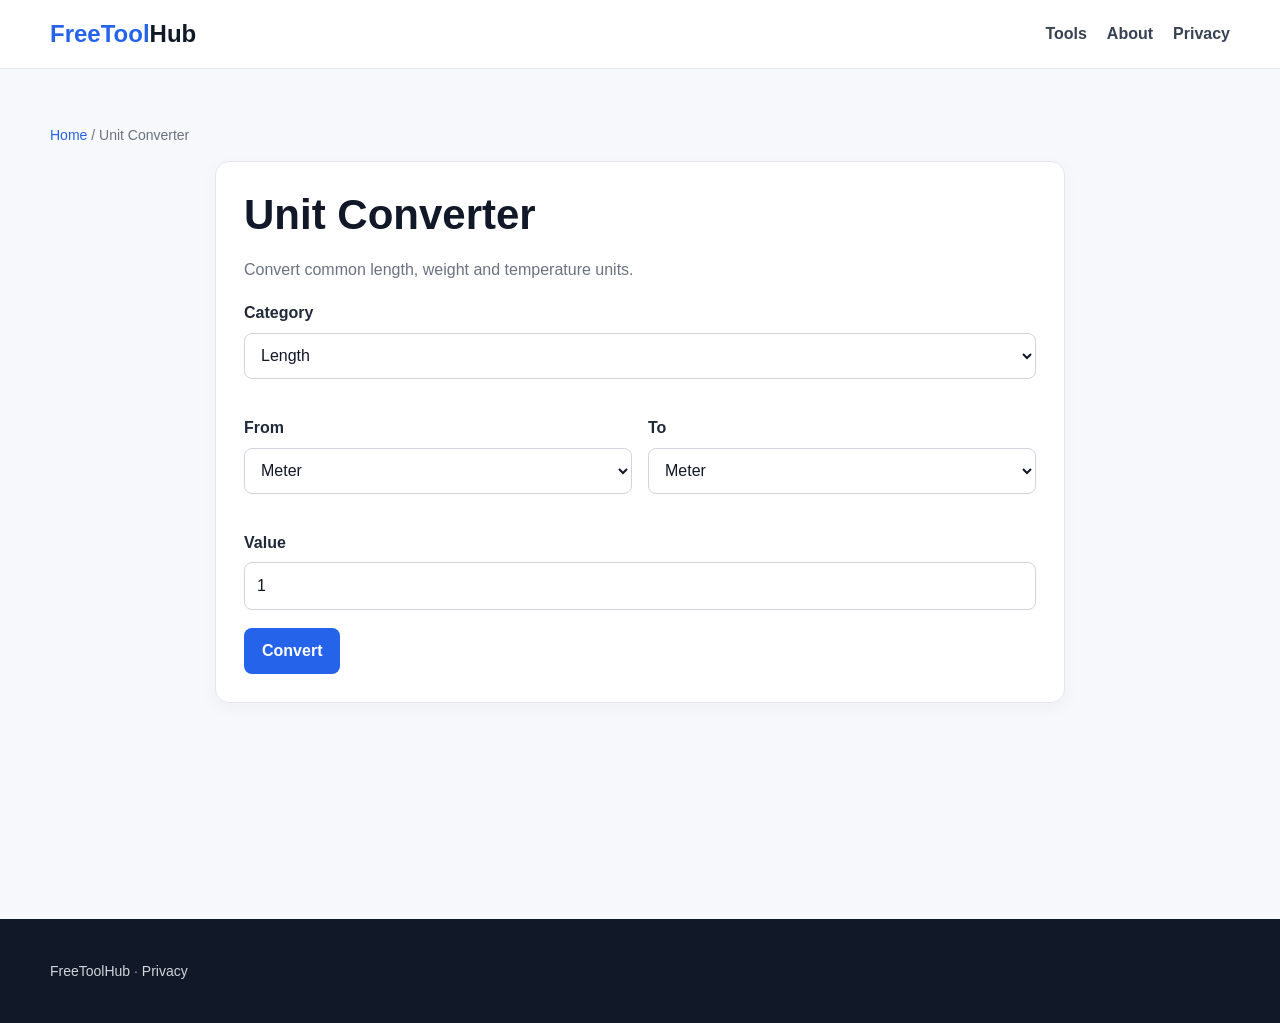
<file: tools/unit-converter.html>
<!doctype html><html lang="en-IN"><head><meta charset="utf-8"><meta name="viewport" content="width=device-width,initial-scale=1"><meta name="description" content="Free Unit Converter for length, weight and temperature. Convert common units instantly online."><meta name="robots" content="index,follow"><link rel="canonical" href="https://sehdevverma.github.io/free-tool-hub/tools/unit-converter.html"><meta name="google-adsense-account" content="ca-pub-5821164202370457"><script async src="https://pagead2.googlesyndication.com/pagead/js/adsbygoogle.js?client=ca-pub-5821164202370457" crossorigin="anonymous"></script><title>Unit Converter – Length, Weight & Temperature | FreeToolHub</title><link rel="stylesheet" href="../assets/css/style.css"></head><body><header><div class="wrap nav"><a class="logo" href="../index.html">FreeTool<span>Hub</span></a><button class="menu-toggle" aria-label="Open menu" onclick="document.querySelector('.nav nav').classList.toggle('open')">☰</button><nav><a href="../index.html#tools">Tools</a><a href="../about.html">About</a><a href="../privacy.html">Privacy</a></nav></div></header><main class="tool-page"><div class="wrap"><div class="breadcrumb"><a href="../index.html">Home</a> / Unit Converter</div><div class="tool-wrapper"><div class="tool-box"><h1>Unit Converter</h1><p>Convert common length, weight and temperature units.</p><div class="form-group"><label>Category</label><select id="cat" onchange="loadUnits()"><option value="length">Length</option><option value="weight">Weight</option><option value="temperature">Temperature</option></select></div><div class="form-row"><div class="form-group"><label>From</label><select id="from"></select></div><div class="form-group"><label>To</label><select id="to"></select></div></div><div class="form-group"><label>Value</label><input id="val" type="number" step="any" value="1"></div><button class="btn" onclick="convert()">Convert</button><div id="out" class="result" hidden></div></div><div class="ad-slot"><ins class="adsbygoogle" style="display:block" data-ad-client="ca-pub-5821164202370457" data-ad-format="auto" data-full-width-responsive="true"></ins><script>(adsbygoogle=window.adsbygoogle||[]).push({});</script></div></div></div></main><footer><div class="wrap"><p><a href="../index.html">FreeToolHub</a> · <a href="../privacy.html">Privacy</a></p></div></footer><script>const u={length:{Meter:1,Kilometer:1000,Centimeter:.01,Millimeter:.001,Foot:.3048,Mile:1609.344},weight:{Kilogram:1,Gram:.001,Pound:.45359237,Ounce:.0283495231},temperature:{Celsius:'C',Fahrenheit:'F',Kelvin:'K'}};function loadUnits(){let c=document.getElementById('cat').value,items=Object.keys(u[c]);document.getElementById('from').innerHTML=items.map(x=>'<option>'+x+'</option>').join('');document.getElementById('to').innerHTML=items.map(x=>'<option>'+x+'</option>').join('')}function convert(){let c=document.getElementById('cat').value,v=+document.getElementById('val').value,a=document.getElementById('from').value,b=document.getElementById('to').value,r;if(c==='temperature'){let f=x=>a==='Celsius'?x:a==='Fahrenheit'?(x-32)*5/9:x-273.15,g=y=>b==='Celsius'?y:b==='Fahrenheit'?y*9/5+32:y+273.15;r=g(f(v))}else r=v*u[c][a]/u[c][b];let o=document.getElementById('out');o.hidden=false;o.innerHTML='<strong>'+Number(r).toFixed(6).replace(/0+$/,'').replace(/\.$/,'')+' '+b+'</strong>'}loadUnits()</script></body></html>
</file>
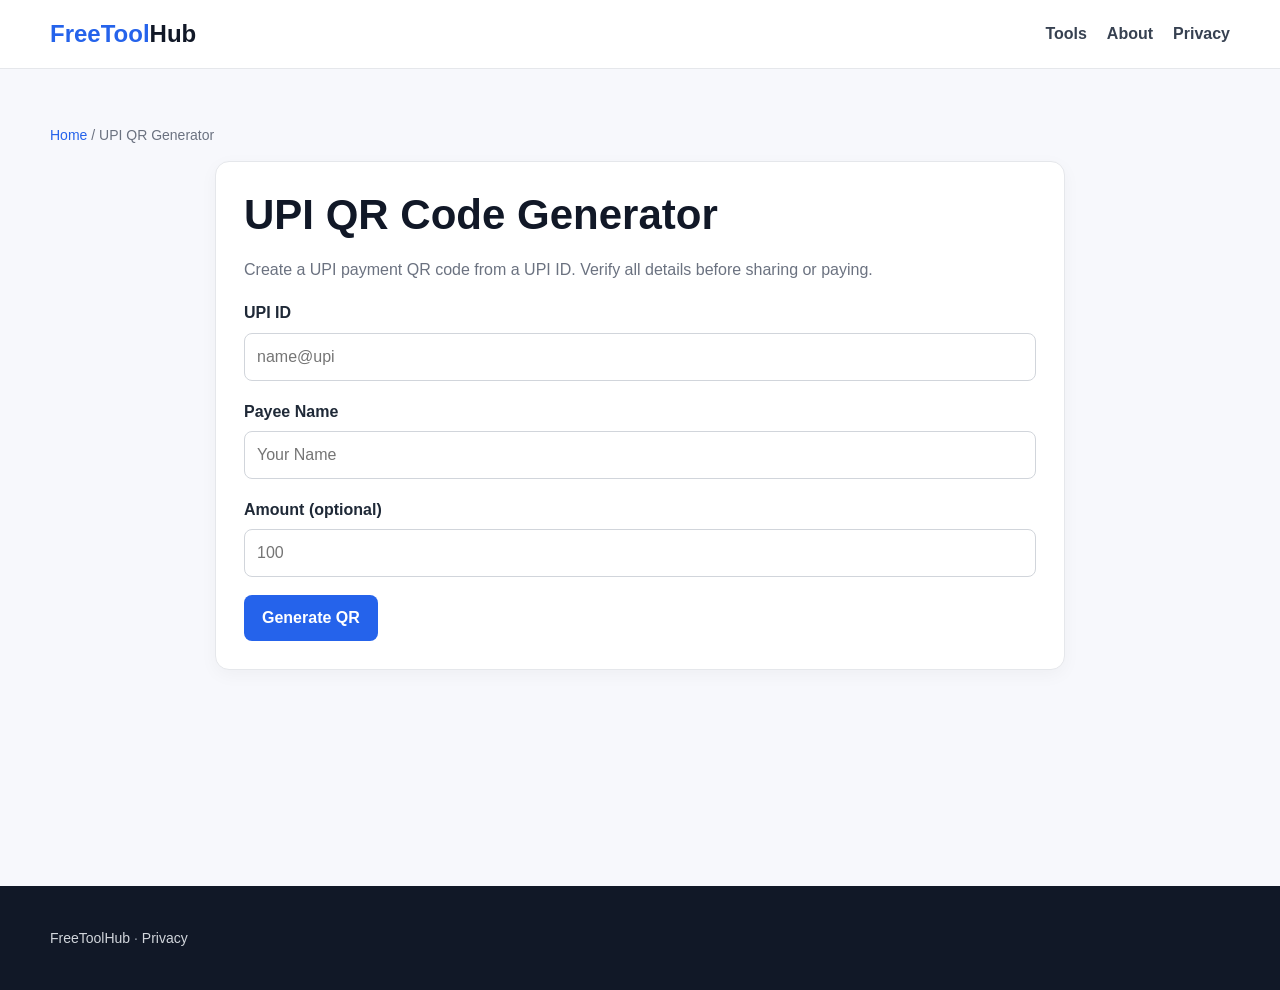
<file: tools/upi-qr-generator.html>
<!doctype html><html lang="en-IN"><head><meta charset="utf-8"><meta name="viewport" content="width=device-width,initial-scale=1"><meta name="description" content="Free UPI QR Code Generator. Create a UPI payment QR code from UPI ID, payee name and optional amount."><meta name="robots" content="index,follow"><link rel="canonical" href="https://sehdevverma.github.io/free-tool-hub/tools/upi-qr-generator.html"><meta name="google-adsense-account" content="ca-pub-5821164202370457"><script async src="https://pagead2.googlesyndication.com/pagead/js/adsbygoogle.js?client=ca-pub-5821164202370457" crossorigin="anonymous"></script><title>UPI QR Code Generator – Free Payment QR | FreeToolHub</title><link rel="stylesheet" href="../assets/css/style.css"></head><body><header><div class="wrap nav"><a class="logo" href="../index.html">FreeTool<span>Hub</span></a><button class="menu-toggle" aria-label="Open menu" onclick="document.querySelector('.nav nav').classList.toggle('open')">☰</button><nav><a href="../index.html#tools">Tools</a><a href="../about.html">About</a><a href="../privacy.html">Privacy</a></nav></div></header><main class="tool-page"><div class="wrap"><div class="breadcrumb"><a href="../index.html">Home</a> / UPI QR Generator</div><div class="tool-wrapper"><div class="tool-box"><h1>UPI QR Code Generator</h1><p>Create a UPI payment QR code from a UPI ID. Verify all details before sharing or paying.</p><div class="form-group"><label>UPI ID</label><input id="upi" placeholder="name@upi"></div><div class="form-group"><label>Payee Name</label><input id="name" placeholder="Your Name"></div><div class="form-group"><label>Amount (optional)</label><input id="amt" type="number" min="0" step="0.01" placeholder="100"></div><button class="btn" onclick="makeQR()">Generate QR</button><div id="out" class="result" hidden></div></div><div class="ad-slot"><ins class="adsbygoogle" style="display:block" data-ad-client="ca-pub-5821164202370457" data-ad-format="auto" data-full-width-responsive="true"></ins><script>(adsbygoogle=window.adsbygoogle||[]).push({});</script></div></div></div></main><footer><div class="wrap"><p><a href="../index.html">FreeToolHub</a> · <a href="../privacy.html">Privacy</a></p></div></footer><script>function makeQR(){let u=document.getElementById('upi').value.trim(),n=document.getElementById('name').value.trim(),a=document.getElementById('amt').value.trim();if(!u)return alert('Enter a UPI ID.');let data='upi://pay?pa='+encodeURIComponent(u)+'&pn='+encodeURIComponent(n);if(a)data+='&am='+encodeURIComponent(a)+'&cu=INR';let qr='https://quickchart.io/qr?size=260&text='+encodeURIComponent(data);let o=document.getElementById('out');o.hidden=false;o.innerHTML='<img alt="Generated UPI QR code" src="'+qr+'" style="margin:auto"><br><a class="btn" target="_blank" rel="noopener" href="'+qr+'">Open QR Image</a>'}</script></body></html>
</file>
<file: assets/css/style.css>
*{box-sizing:border-box}html{scroll-behavior:smooth;-webkit-text-size-adjust:100%}body{margin:0;font-family:Arial,Helvetica,sans-serif;background:#f7f8fc;color:#1f2937;line-height:1.6;min-width:320px}a{color:#2563eb;text-decoration:none}a:hover{text-decoration:underline}img{max-width:100%;height:auto;display:block}button,input,select,textarea{font:inherit}.wrap{width:min(1180px,calc(100% - 32px));margin:auto}header{background:#fff;border-bottom:1px solid #e5e7eb;position:sticky;top:0;z-index:20}.nav{min-height:68px;display:flex;align-items:center;justify-content:space-between;gap:20px}.logo{font-size:24px;font-weight:800;color:#2563eb;text-decoration:none}.logo span{color:#111827}.nav nav{display:flex;gap:20px;align-items:center}.nav nav a{font-weight:600;color:#374151}.hero{text-align:center;padding:64px 0 45px}.hero h1{font-size:clamp(32px,5vw,54px);line-height:1.12;margin:8px auto 16px;max-width:900px;color:#111827}.hero p{max-width:760px;margin:0 auto 22px;color:#6b7280;font-size:18px}.eyebrow{font-size:13px!important;font-weight:800;color:#2563eb!important;letter-spacing:.08em}.btn{display:inline-flex;align-items:center;justify-content:center;min-height:46px;padding:10px 18px;border-radius:8px;background:#2563eb;color:#fff;font-weight:700;text-decoration:none;border:0;cursor:pointer}.btn:hover{background:#1d4ed8;text-decoration:none}.section{padding:38px 0}.section h2{font-size:clamp(25px,4vw,36px);margin:0 0 8px;color:#111827}.muted{color:#6b7280}.grid{display:grid;grid-template-columns:repeat(4,minmax(0,1fr));gap:18px;margin-top:24px}.card{display:block;background:#fff;border:1px solid #e5e7eb;border-radius:14px;padding:22px;color:#374151;transition:.2s;box-shadow:0 4px 15px rgba(0,0,0,.03)}.card:hover{transform:translateY(-3px);box-shadow:0 10px 28px rgba(0,0,0,.08);text-decoration:none;border-color:#bfdbfe}.card b{display:block;font-size:19px;color:#111827;margin-bottom:8px}.card span{font-size:14px;color:#6b7280}.content-card,.tool-box{background:#fff;border:1px solid #e5e7eb;border-radius:14px;padding:28px;box-shadow:0 5px 18px rgba(0,0,0,.04)}.content-card h2,.content h2{margin-top:0}.content-card h2:not(:first-child){margin-top:28px}.ad-slot{width:100%;min-height:90px;display:flex;align-items:center;justify-content:center;margin:18px auto;color:#9ca3af;font-size:11px;overflow:hidden}.tool-page{padding:40px 0}.tool-wrapper{max-width:850px;margin:auto}.tool-box h1{font-size:clamp(28px,4vw,42px);line-height:1.2;margin:0 0 8px;color:#111827}.tool-box>p{color:#6b7280}.form-group{margin:18px 0}.form-group label{display:block;font-weight:700;margin-bottom:7px}.form-control,input,select,textarea{width:100%;min-height:46px;padding:10px 12px;border:1px solid #d1d5db;border-radius:8px;background:#fff;color:#111827}input:focus,select:focus,textarea:focus{outline:0;border-color:#2563eb;box-shadow:0 0 0 3px rgba(37,99,235,.12)}.form-row{display:grid;grid-template-columns:repeat(2,minmax(0,1fr));gap:16px}.form-row-3{display:grid;grid-template-columns:repeat(3,minmax(0,1fr));gap:16px}.result{margin-top:20px;padding:18px;background:#eff6ff;border:1px solid #bfdbfe;border-radius:9px}.result strong{font-size:22px;color:#111827}.content{max-width:850px;margin:28px auto}.content h2{font-size:28px;margin:30px 0 10px}.content h3{font-size:20px;margin:22px 0 8px}.content p{color:#4b5563}.content li{margin:6px 0}.faq-item{background:#fff;border:1px solid #e5e7eb;border-radius:9px;margin:10px 0}.faq-item summary{padding:15px 18px;font-weight:700;cursor:pointer}.faq-item p{padding:0 18px 15px;color:#6b7280}.breadcrumb{font-size:14px;color:#6b7280;padding:15px 0}.breadcrumb a{color:#2563eb}footer{background:#111827;color:#d1d5db;margin-top:50px;padding:34px 0}footer p{margin:7px 0;color:#9ca3af;font-size:14px}footer a{color:#d1d5db}.notice{padding:13px 15px;background:#fffbeb;border:1px solid #fde68a;border-radius:8px;color:#92400e}.table-wrap{overflow:auto}table{width:100%;border-collapse:collapse;min-width:520px;background:#fff}th,td{border:1px solid #e5e7eb;padding:10px;text-align:left}th{background:#f3f4f6}.menu-toggle{display:none;background:none;border:0;font-size:28px;cursor:pointer}@media(max-width:1000px){.grid{grid-template-columns:repeat(2,minmax(0,1fr))}.form-row-3{grid-template-columns:1fr 1fr}}@media(max-width:700px){.wrap{width:calc(100% - 24px)}.nav{min-height:60px}.menu-toggle{display:block}.nav nav{display:none;position:absolute;top:60px;left:0;right:0;background:#fff;border-bottom:1px solid #e5e7eb;box-shadow:0 8px 20px rgba(0,0,0,.08);flex-direction:column;align-items:stretch;gap:0}.nav nav.open{display:flex}.nav nav a{padding:13px 18px;border-top:1px solid #f3f4f6}.hero{padding:42px 0 30px}.hero h1{font-size:31px}.hero p{font-size:16px}.grid{grid-template-columns:1fr}.tool-box,.content-card{padding:20px 16px}.form-row,.form-row-3{grid-template-columns:1fr}.btn{width:100%}.section{padding:30px 0}}@media(max-width:380px){.hero h1{font-size:28px}.logo{font-size:21px}}
</file>
